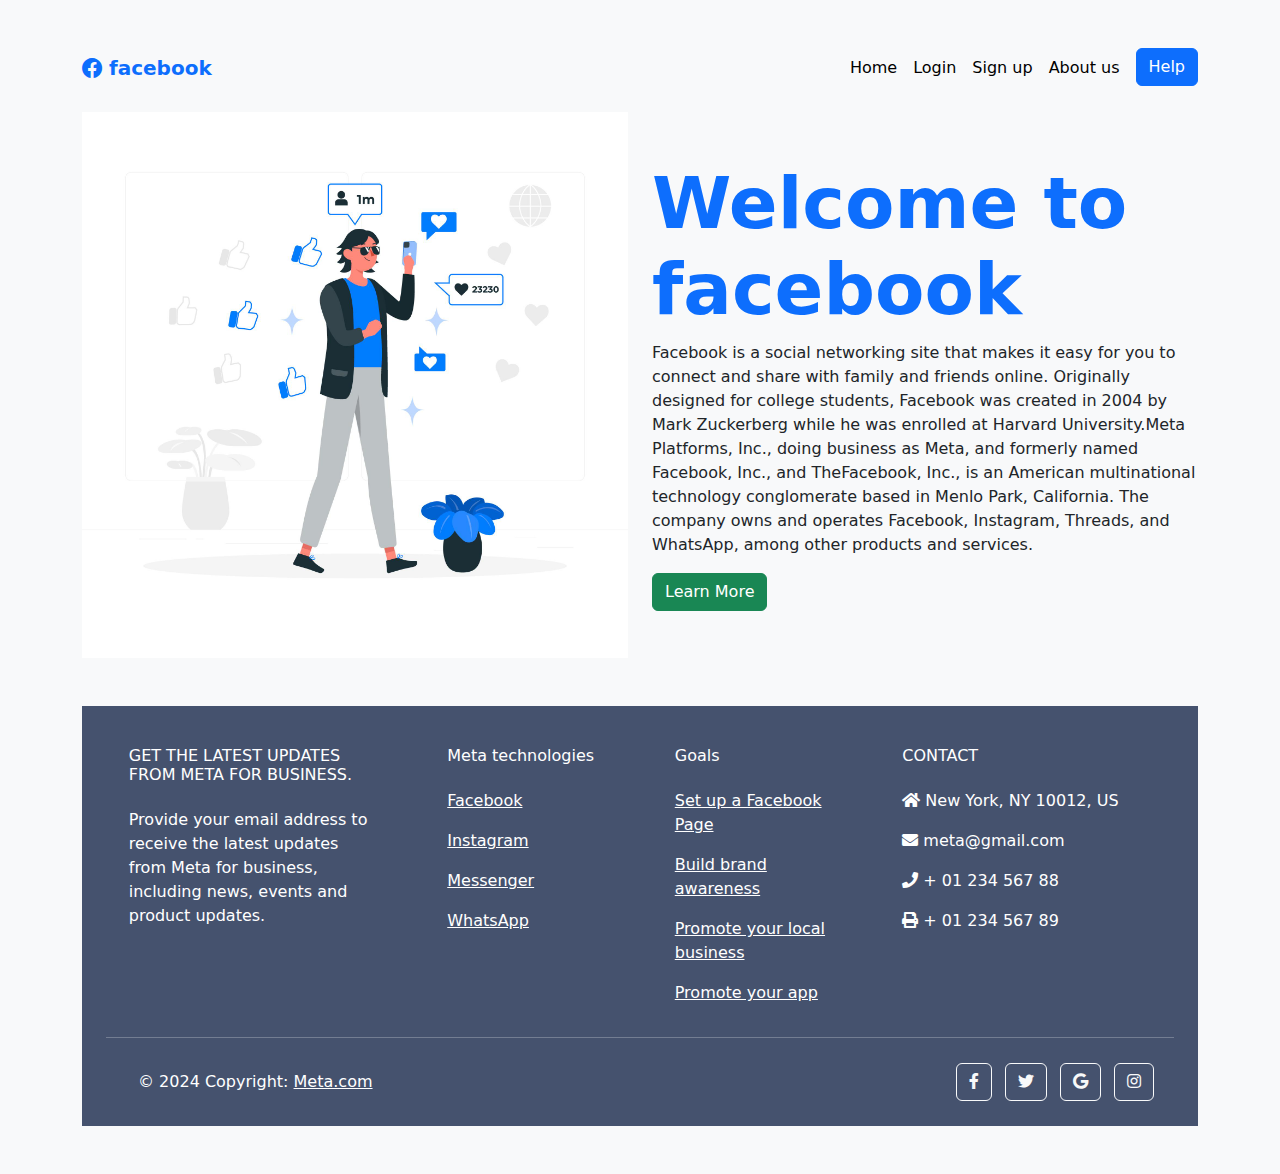
<file: index.html>
<!DOCTYPE html>
<html lang="en">
  <head>
    <meta charset="UTF-8" />
    <meta name="viewport" content="width=device-width, initial-scale=1.0" />
    <meta http-equiv="X-UA-Compatible" content="ie=edge" />
    <meta name="Description" content="Enter your description here" />
    <link
      rel="stylesheet"
      href="https://cdn.jsdelivr.net/npm/bootstrap-icons@1.5.0/font/bootstrap-icons.css"
    />
    <link
      rel="stylesheet"
      href="https://cdnjs.cloudflare.com/ajax/libs/twitter-bootstrap/5.1.0/css/bootstrap.min.css"
    />
    <link
      rel="stylesheet"
      href="https://cdnjs.cloudflare.com/ajax/libs/font-awesome/5.15.4/css/all.min.css"
    />
    <title>facebook</title>
    <link rel="icon" href="./assets/fb-icon.png" />
  </head>

  <body class="bg-light">
    <nav class="navbar navbar-expand-md navbar-light pt-5 pb-4">
      <div class="container-xl">
        <a class="navbar-brand" href="#intro">
          <span class="text-primary fw-bold">
            <i class="bi bi-facebook"></i>
            facebook
          </span>
        </a>

        <button
          class="navbar-toggler"
          type="button"
          data-bs-toggle="collapse"
          data-bs-target="#main-nav"
          aria-controls="main-nav"
          aria-expanded="false"
          aria-label="Toggle navigation"
        >
          <span class="navbar-toggler-icon"></span>
        </button>

        <div
          class="collapse navbar-collapse justify-content-end align-center"
          id="main-nav"
        >
          <ul class="navbar-nav">
            <li class="nav-item">
              <a class="nav-link text-black" href="#home">Home</a>
            </li>
            <li class="nav-item">
              <a class="nav-link text-black" href="login.html">Login</a>
            </li>
            <li class="nav-item">
              <a class="nav-link text-black" href="signup.html">Sign up</a>
            </li>
            <li class="nav-item">
              <a class="nav-link text-black" href="about.html">About us</a>
            </li>
            <li class="nav-item ms-2">
              <a class="btn btn-primary btn-md" href="help.html">Help</a>
            </li>
          </ul>
        </div>
      </div>
    </nav>

    <section class="container">
      <div class="row justify-content-center">
        <div class="col-12 col-md-6 d-none d-md-block">
          <img class="img-fluid" src="./assets/fb-Ai.jpg" alt="" />
        </div>
        <div class="col-12 col-md-6">
          <h1 class="display-2 text-primary fw-bold mt-5">
            Welcome to facebook
          </h1>
          <p>
            Facebook is a social networking site that makes it easy for you to
            connect and share with family and friends online. Originally
            designed for college students, Facebook was created in 2004 by Mark
            Zuckerberg while he was enrolled at Harvard University.Meta
            Platforms, Inc., doing business as Meta, and formerly named
            Facebook, Inc., and TheFacebook, Inc., is an American multinational
            technology conglomerate based in Menlo Park, California. The company
            owns and operates Facebook, Instagram, Threads, and WhatsApp, among
            other products and services.
          </p>
          <a
            href="https://en.wikipedia.org/wiki/Facebook"
            class="btn btn-success"
            >Learn More</a
          >
        </div>
      </div>
    </section>

    <section>
      <div class="container my-5">
        <footer
          class="text-center text-lg-start text-white"
          style="background-color: #45526e"
        >
          <div class="container p-4 pb-0">
            <section class="">
              <div class="row">
                <div class="col-md-3 col-lg-3 col-xl-3 mx-auto mt-3">
                  <h6 class="text-uppercase mb-4 font-weight-bold">
                    Get the latest updates from Meta for business.
                  </h6>
                  <p>
                    Provide your email address to receive the latest updates
                    from Meta for business, including news, events and product
                    updates.
                  </p>
                </div>

                <hr class="w-100 clearfix d-md-none" />

                <div class="col-md-2 col-lg-2 col-xl-2 mx-auto mt-3">
                  <h6 class="mb-4 font-weight-bold">Meta technologies</h6>
                  <p>
                    <a class="text-white">Facebook</a>
                  </p>
                  <p>
                    <a class="text-white">Instagram</a>
                  </p>
                  <p>
                    <a class="text-white">Messenger</a>
                  </p>
                  <p>
                    <a class="text-white">WhatsApp</a>
                  </p>
                </div>

                <hr class="w-100 clearfix d-md-none" />

                <div class="col-md-3 col-lg-2 col-xl-2 mx-auto mt-3">
                  <h6 class="mb-4 font-weight-bold">Goals</h6>
                  <p>
                    <a class="text-white">Set up a Facebook Page</a>
                  </p>
                  <p>
                    <a class="text-white">Build brand awareness</a>
                  </p>
                  <p>
                    <a class="text-white">Promote your local business</a>
                  </p>
                  <p>
                    <a class="text-white">Promote your app</a>
                  </p>
                </div>

                <hr class="w-100 clearfix d-md-none" />

                <div class="col-md-4 col-lg-3 col-xl-3 mx-auto mt-3">
                  <h6 class="text-uppercase mb-4 font-weight-bold">Contact</h6>
                  <p><i class="fas fa-home mr-3"></i> New York, NY 10012, US</p>
                  <p><i class="fas fa-envelope mr-3"></i> meta@gmail.com</p>
                  <p><i class="fas fa-phone mr-3"></i> + 01 234 567 88</p>
                  <p><i class="fas fa-print mr-3"></i> + 01 234 567 89</p>
                </div>
              </div>
            </section>

            <hr class="my-3" />

            <section class="p-3 pt-0">
              <div class="row d-flex align-items-center">
                <div class="col-md-7 col-lg-8 text-center text-md-start">
                  <div class="p-3">
                    © 2024 Copyright:
                    <a
                      class="text-white"
                      href="https://en-gb.facebook.com/business/help/461775097570076?id=939256796236247"
                      >Meta.com</a
                    >
                  </div>
                </div>

                <div class="col-md-5 col-lg-4 ml-lg-0 text-center text-md-end">
                  <!-- Facebook -->
                  <a
                    class="btn btn-outline-light btn-floating m-1"
                    class="text-white"
                    role="button"
                    ><i class="fab fa-facebook-f"></i
                  ></a>

                  <!-- Twitter -->
                  <a
                    class="btn btn-outline-light btn-floating m-1"
                    class="text-white"
                    role="button"
                    ><i class="fab fa-twitter"></i
                  ></a>

                  <!-- Google -->
                  <a
                    class="btn btn-outline-light btn-floating m-1"
                    class="text-white"
                    role="button"
                    ><i class="fab fa-google"></i
                  ></a>

                  <!-- Instagram -->
                  <a
                    class="btn btn-outline-light btn-floating m-1"
                    class="text-white"
                    role="button"
                    ><i class="fab fa-instagram"></i
                  ></a>
                </div>
              </div>
            </section>
          </div>
        </footer>
      </div>
    </section>
    <script></script>
    <script src="https://cdnjs.cloudflare.com/ajax/libs/popper.js/2.9.2/umd/popper.min.js"></script>
    <script src="https://cdnjs.cloudflare.com/ajax/libs/twitter-bootstrap/5.1.0/js/bootstrap.min.js"></script>
  </body>
</html>
</file>
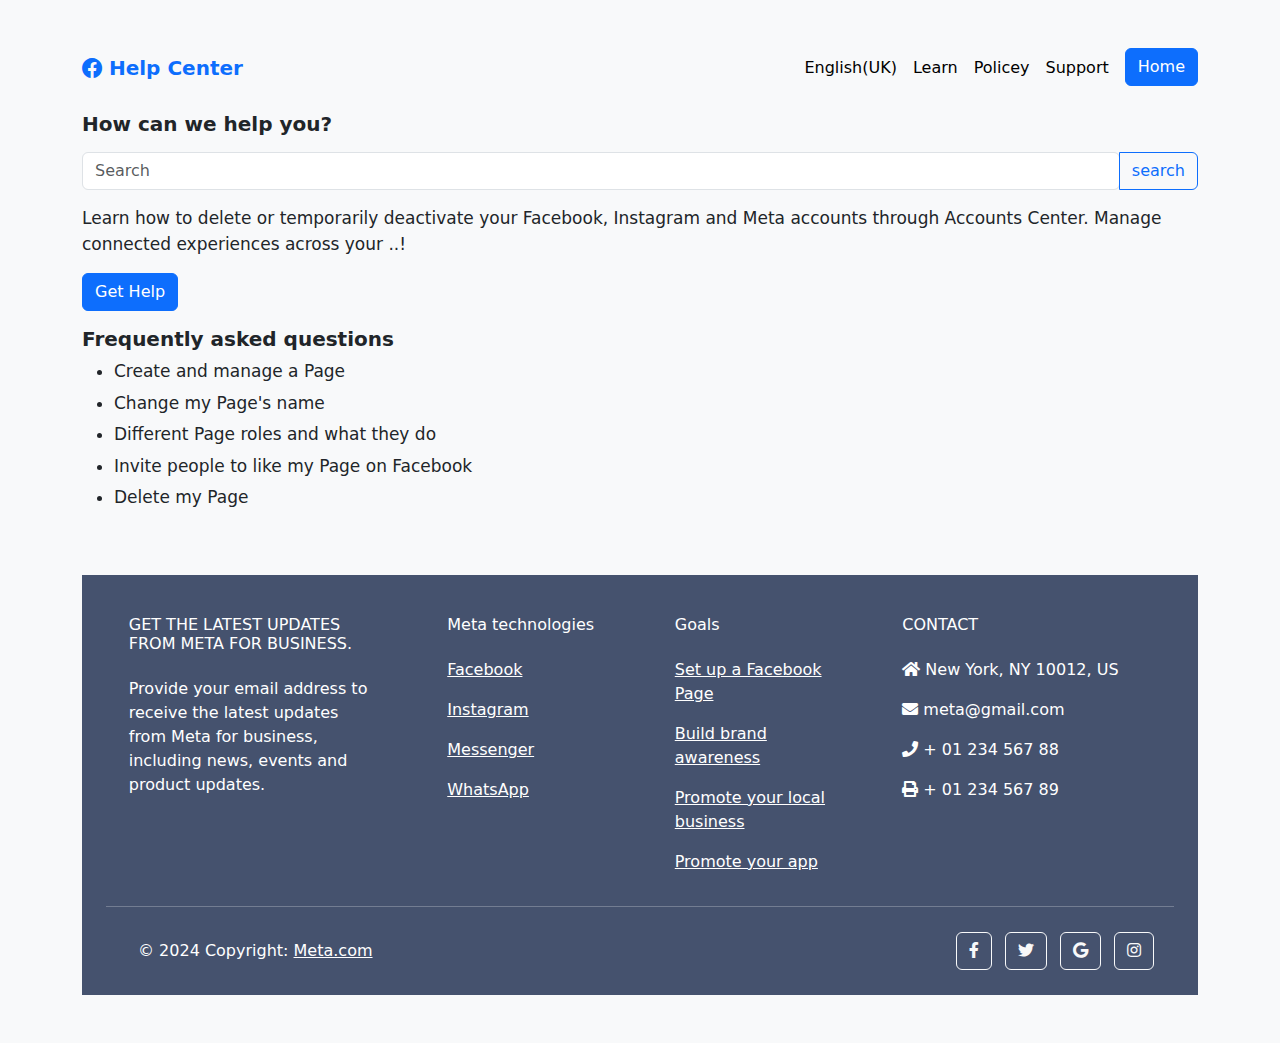
<file: help.html>
<!DOCTYPE html>
<html lang="en">
  <head>
    <meta charset="UTF-8" />
    <meta name="viewport" content="width=device-width, initial-scale=1.0" />
    <meta http-equiv="X-UA-Compatible" content="ie=edge" />
    <meta name="Description" content="Enter your description here" />
    <link
      rel="stylesheet"
      href="https://cdn.jsdelivr.net/npm/bootstrap-icons@1.5.0/font/bootstrap-icons.css"
    />
    <link
      rel="stylesheet"
      href="https://cdnjs.cloudflare.com/ajax/libs/twitter-bootstrap/5.1.0/css/bootstrap.min.css"
    />
    <link
      rel="stylesheet"
      href="https://cdnjs.cloudflare.com/ajax/libs/font-awesome/5.15.4/css/all.min.css"
    />
    <title>facebook</title>
    <link rel="stylesheet" href="style3.css" />
    <link rel="icon" href="./assets/fb-icon.png" />
  </head>

  <body class="bg-light">
    <nav class="navbar navbar-expand-md navbar-light pt-5 pb-4">
      <div class="container-xl">
        <a class="navbar-brand" href="#intro">
          <span class="text-primary fw-bold">
            <i class="bi bi-facebook"></i>
            Help Center
          </span>
        </a>

        <button
          class="navbar-toggler"
          type="button"
          data-bs-toggle="collapse"
          data-bs-target="#main-nav"
          aria-controls="main-nav"
          aria-expanded="false"
          aria-label="Toggle navigation"
        >
          <span class="navbar-toggler-icon"></span>
        </button>

        <div
          class="collapse navbar-collapse justify-content-end align-center"
          id="main-nav"
        >
          <ul class="navbar-nav">
            <li class="nav-item">
              <a class="nav-link text-black" href="#">English(UK)</a>
            </li>
            <li class="nav-item">
              <a class="nav-link text-black" href="">Learn</a>
            </li>
            <li class="nav-item">
              <a class="nav-link text-black" href="#">Policey</a>
            </li>
            <li class="nav-item">
              <a class="nav-link text-black" href="">Support</a>
            </li>
            <li class="nav-item ms-2">
              <a class="btn btn-primary btn-md" href="index.html">Home</a>
            </li>
          </ul>
        </div>
      </div>
    </nav>

    <section class="container">
      <div class="row justify-content-center">
        <div class="col-lg-12">
          <h1 class="display-8 text-dark fw-bold mt-0">How can we help you?</h1>
          <div class="input-group mt-3">
            <input
              type="search"
              class="form-control rounded"
              placeholder="Search"
              aria-label="Search"
              aria-describedby="search-addon"
            />
            <button
              type="button"
              class="btn btn-outline-primary"
              data-mdb-ripple-init
            >
              search
            </button>
          </div>
          <p class="para mt-3">
            Learn how to delete or temporarily deactivate your Facebook,
            Instagram and Meta accounts through Accounts Center. Manage
            connected experiences across your ..!
          </p>
          <a
            href="https://www.facebook.com/help/1573156092981768/?helpref=login_help"
            class="btn btn-primary"
            >Get Help</a
          >
        </div>
      </div>
    </section>

    <section class="container">
      <div class="row justify-content-center">
        <div class="col-lg-12">
          <h1 class="display-8 text-dark fw-bold mt-3">
            Frequently asked questions
          </h1>
          <ul class="mm3">
            <li>Create and manage a Page</li>
            <li>Change my Page's name</li>
            <li>Different Page roles and what they do</li>
            <li>Invite people to like my Page on Facebook</li>
            <li>Delete my Page</li>
          </ul>
        </div>
      </div>
    </section>

<!--     
    <section class="container">
        <div class="row justify-content-center">
          <div class="col-lg-12">
            <h1 class="display-8 text-dark fw-bold mt-3">
                Looking for something else?
            </h1>
           
          </div>
        </div>
      </section>
   -->

    <section>
      <!-- Remove the container if you want to extend the Footer to full width. -->
      <div class="container my-5">
        <!-- Footer -->
        <footer
          class="text-center text-lg-start text-white"
          style="background-color: #45526e"
        >
          <!-- Grid container -->
          <div class="container p-4 pb-0">
            <!-- Section: Links -->
            <section class="">
              <!--Grid row-->
              <div class="row">
                <!-- Grid column -->
                <div class="col-md-3 col-lg-3 col-xl-3 mx-auto mt-3">
                  <h6 class="text-uppercase mb-4 font-weight-bold">
                    Get the latest updates from Meta for business.
                  </h6>
                  <p>
                    Provide your email address to receive the latest updates
                    from Meta for business, including news, events and product
                    updates.
                  </p>
                </div>
                <!-- Grid column -->

                <hr class="w-100 clearfix d-md-none" />

                <!-- Grid column -->
                <div class="col-md-2 col-lg-2 col-xl-2 mx-auto mt-3">
                  <h6 class="mb-4 font-weight-bold">Meta technologies</h6>
                  <p>
                    <a class="text-white">Facebook</a>
                  </p>
                  <p>
                    <a class="text-white">Instagram</a>
                  </p>
                  <p>
                    <a class="text-white">Messenger</a>
                  </p>
                  <p>
                    <a class="text-white">WhatsApp</a>
                  </p>
                </div>
                <!-- Grid column -->

                <hr class="w-100 clearfix d-md-none" />

                <!-- Grid column -->
                <div class="col-md-3 col-lg-2 col-xl-2 mx-auto mt-3">
                  <h6 class="mb-4 font-weight-bold">Goals</h6>
                  <p>
                    <a class="text-white">Set up a Facebook Page</a>
                  </p>
                  <p>
                    <a class="text-white">Build brand awareness</a>
                  </p>
                  <p>
                    <a class="text-white">Promote your local business</a>
                  </p>
                  <p>
                    <a class="text-white">Promote your app</a>
                  </p>
                </div>

                <!-- Grid column -->
                <hr class="w-100 clearfix d-md-none" />

                <!-- Grid column -->
                <div class="col-md-4 col-lg-3 col-xl-3 mx-auto mt-3">
                  <h6 class="text-uppercase mb-4 font-weight-bold">Contact</h6>
                  <p><i class="fas fa-home mr-3"></i> New York, NY 10012, US</p>
                  <p><i class="fas fa-envelope mr-3"></i> meta@gmail.com</p>
                  <p><i class="fas fa-phone mr-3"></i> + 01 234 567 88</p>
                  <p><i class="fas fa-print mr-3"></i> + 01 234 567 89</p>
                </div>
                <!-- Grid column -->
              </div>
              <!--Grid row-->
            </section>
            <!-- Section: Links -->

            <hr class="my-3" />

            <!-- Section: Copyright -->
            <section class="p-3 pt-0">
              <div class="row d-flex align-items-center">
                <!-- Grid column -->
                <div class="col-md-7 col-lg-8 text-center text-md-start">
                  <!-- Copyright -->
                  <div class="p-3">
                    © 2024 Copyright:
                    <a
                      class="text-white"
                      href="https://en-gb.facebook.com/business/help/461775097570076?id=939256796236247"
                      >Meta.com</a
                    >
                  </div>
                  <!-- Copyright -->
                </div>
                <!-- Grid column -->

                <!-- Grid column -->
                <div class="col-md-5 col-lg-4 ml-lg-0 text-center text-md-end">
                  <!-- Facebook -->
                  <a
                    class="btn btn-outline-light btn-floating m-1"
                    class="text-white"
                    role="button"
                    ><i class="fab fa-facebook-f"></i
                  ></a>

                  <!-- Twitter -->
                  <a
                    class="btn btn-outline-light btn-floating m-1"
                    class="text-white"
                    role="button"
                    ><i class="fab fa-twitter"></i
                  ></a>

                  <!-- Google -->
                  <a
                    class="btn btn-outline-light btn-floating m-1"
                    class="text-white"
                    role="button"
                    ><i class="fab fa-google"></i
                  ></a>

                  <!-- Instagram -->
                  <a
                    class="btn btn-outline-light btn-floating m-1"
                    class="text-white"
                    role="button"
                    ><i class="fab fa-instagram"></i
                  ></a>
                </div>
                <!-- Grid column -->
              </div>
            </section>
            <!-- Section: Copyright -->
          </div>
          <!-- Grid container -->
        </footer>
        <!-- Footer -->
      </div>
      <!-- End of .container -->
    </section>

    <script src="https://cdnjs.cloudflare.com/ajax/libs/popper.js/2.9.2/umd/popper.min.js"></script>
    <script src="https://cdnjs.cloudflare.com/ajax/libs/twitter-bootstrap/5.1.0/js/bootstrap.min.js"></script>
  </body>
</html>
</file>
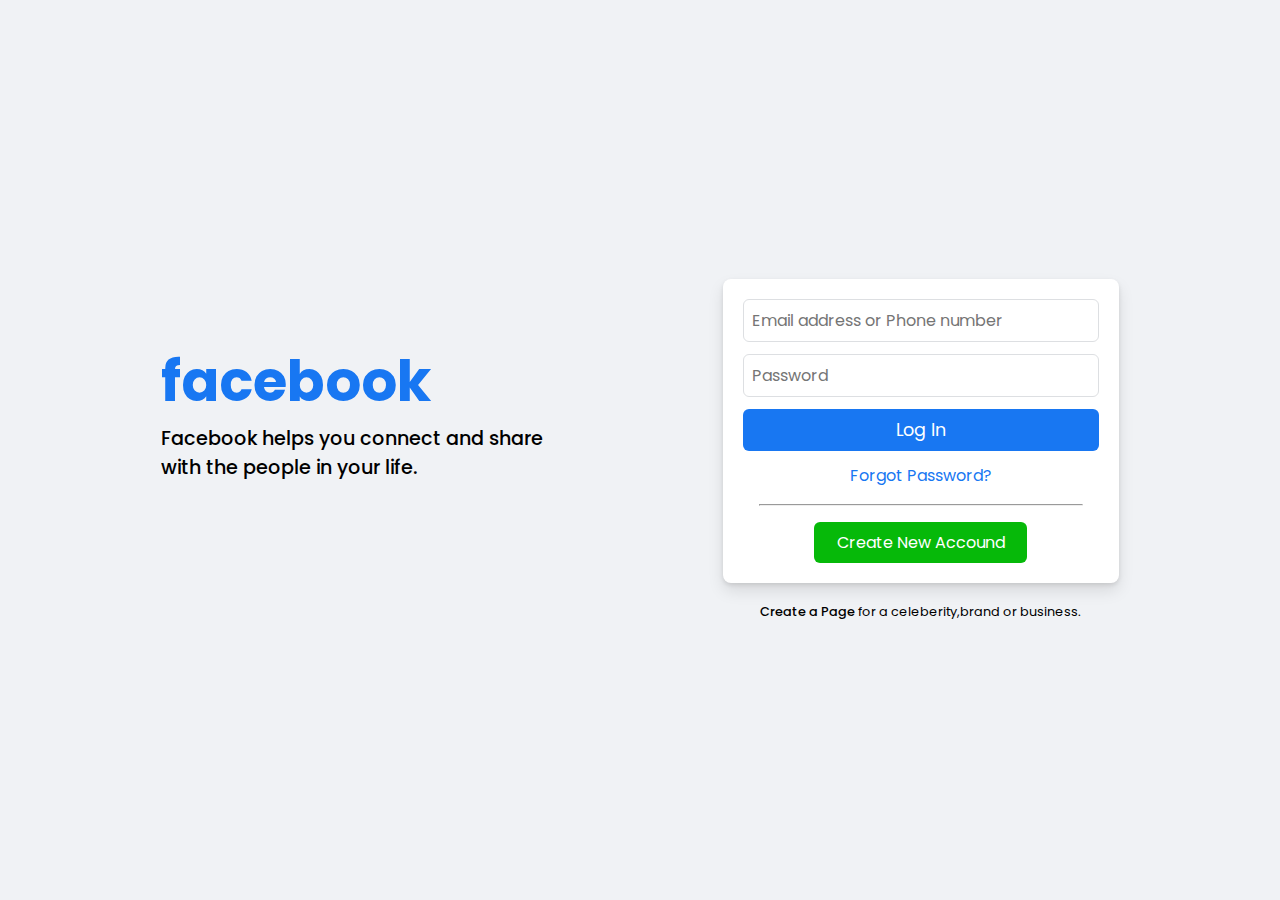
<file: login.html>
<!DOCTYPE html>
<html lang="en">
  <head>
    <meta charset="UTF-8" />
    <meta name="viewport" content="width=device-width, initial-scale=1.0" />
    <title>Facebook</title>
    <link rel="icon" href="./assets/fb-icon.png" />
    <link rel="stylesheet" href="style.css" />
  </head>
  <body>
    <div class="facebook-page">
      <div class="container">
        <div class="textbox">
          <h1 class="logo">facebook</h1>
          <p>
            Facebook helps you connect and share with the people in your life.
          </p>
        </div>
        <div class="login">
          <form action="#">
            <input
              type="text"
              placeholder="Email address or Phone number"
              required
            />

            <input type="Password" placeholder="Password" required />

            <button class="login">Log In</button>
            <a href="#">Forgot Password?</a>
            <hr />
            <button class="account">Create New Accound</button>
          </form>
          <p><span>Create a Page</span> for a celeberity,brand or business.</p>
        </div>
      </div>
    </div>
  </body>
</html>
</file>
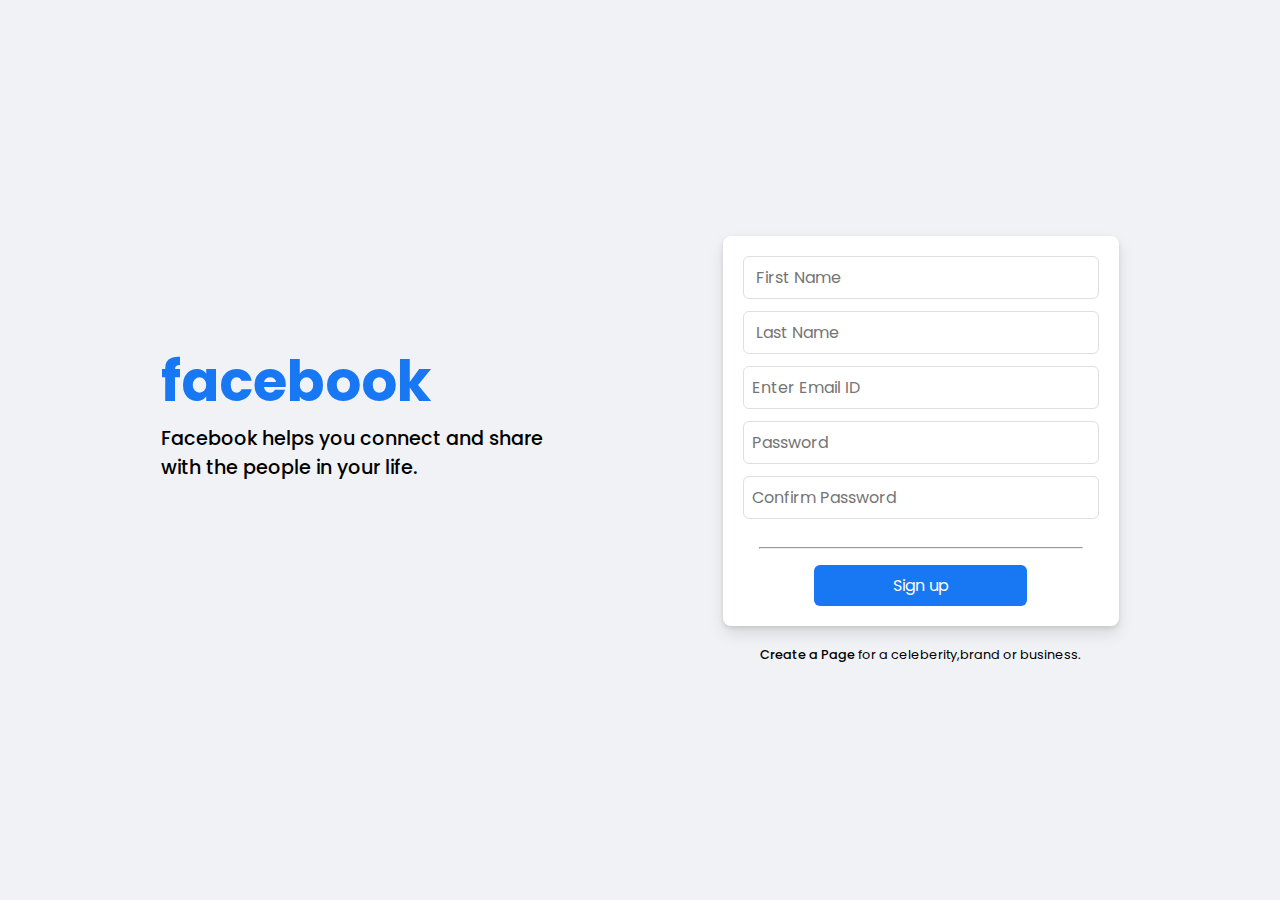
<file: signup.html>
<!DOCTYPE html>
<html lang="en">
  <head>
    <meta charset="UTF-8" />
    <meta name="viewport" content="width=device-width, initial-scale=1.0" />
    <title>Facebook</title>
    <link rel="icon" href="./assets/fb-icon.png" />
    <link rel="stylesheet" href="style2.css" />
  </head>
  <body>
    <div class="facebook-page">
      <div class="container">
        <div class="textbox">
          <h1 class="logo">facebook</h1>
          <p>
            Facebook helps you connect and share with the people in your life.
          </p>
        </div>
        <div class="login">
          <form action="#">
            <input type="text" placeholder=" First Name" required />
            <input type="text" placeholder=" Last Name" required />
            <input type="email" placeholder="Enter Email ID" />
            <input type="text" placeholder="Password" required />

            <input type="Password" placeholder="Confirm Password" required />
            <hr />
            <button class="account">Sign up</button>
          </form>
          <p><span>Create a Page</span> for a celeberity,brand or business.</p>
        </div>
      </div>
    </div>
  </body>
</html>
</file>
<file: style3.css>
.display-8 {
    font-size: 20px;
}

.para{
    font-size: 17px;
}

.mm1 li{
    margin-top: 6px;
    font-size: 17px;
}


.mm2 li{
    margin-top: 6px;
    font-size: 17px;
}


.mm3 li{
    margin-top: 6px;
    font-size: 17px;
}
</file>
<file: style.css>
@import url("https://fonts.googleapis.com/css2?family=Poppins:ital,wght@0,100;0,200;0,300;0,400;0,500;0,600;0,700;0,800;0,900;1,100;1,200;1,300;1,400;1,500;1,600;1,700;1,800;1,900&display=swap");


*{
    margin: 0;
    padding: 0;
    box-sizing: border-box;
    font-family: "poppins";
}

.facebook-page{
    position: absolute;
    display: flex;
    justify-content: center;
    align-items: center;
    min-height: 100vh;
    width: 100%;
    background-color: #f0f2f5;
}

.facebook-page .container{
    position: relative;
    display: flex;
    justify-content: space-evenly;
    align-items: center;
    width: 100%;
}

.container .textbox{
    display: flex;
    flex-direction: column;
}

.textbox .logo{
    font-size: 3.5rem;
    color: #1877f2;
}

.textbox p{
    font-size: 1.2rem;
    font-weight: 500;
    margin-bottom: 5rem;
    max-width: 400px;
}

.login form{
    display: flex;
    flex-direction: column;
    background-color: #fff;
    padding: 20px;
    width: 396px;
    border-radius: 8px;
    box-shadow: 0 2px 4px rgb(0 0 0/10%), 0 8px 16px rgb(0 0 0 /10%);

}

form input{
    border: 1px solid #dddfe2;
    outline: none;
    padding: 8px;
    margin-bottom: 12px;
    font-size: 1rem;
    border-radius: 6px;
}

form input:focus{
    border: 1px solid #1877f2;

}

form .login{
    outline: none;
    border: none;
    padding: 8px 16px;
    border-radius: 6px;
    background: #1877f2;
    color: #fff;
    font-size: 1.1rem;
}

form .login:hover{
    cursor: pointer;
}

form a{
    text-decoration: none;
    text-align: center;
    font-size: 1rem;
    color: #1877f2;
    padding-top: 12px;
}

form hr{
    background: #f7f7f7;
    margin: 1rem;
    
}

form .account{
    outline: none;
    border: none;
    background-color: #06b909;
    padding: 8px 16px;
    border-radius: 6px;
    font-size: 1rem;
    color: #fff;
    width: 60%;
    margin: 0 auto;
}

form .account:hover{
    cursor: pointer;
}

.login p{
    margin-top: 20px;
    font-size: 0.8rem;
    text-align: center;
}

.login span{
    font-weight: 500;
}


@media(max-width:820px){
    html{
        font-size: 75%;
    }

    .container{
        display: flex;
        flex-direction: column;
    }

    .textbox{
        margin: 0;
        text-align: center;
    }

    form {
        width: 300px;
        height: fit-content;
    }

    form .login{
        font-size: 1.5rem;

    }

    form a{
        font-size: 1.5rem;
    }

    form .account{
        font-size: 1.2rem;
    }

    form input{
        margin-bottom: 1.5rem;
        font-size: 1.5rem;
    }

    .login p{
        font-size: 1rem;
    }
}
</file>
<file: style2.css>
@import url("https://fonts.googleapis.com/css2?family=Poppins:ital,wght@0,100;0,200;0,300;0,400;0,500;0,600;0,700;0,800;0,900;1,100;1,200;1,300;1,400;1,500;1,600;1,700;1,800;1,900&display=swap");


*{
    margin: 0;
    padding: 0;
    box-sizing: border-box;
    font-family: "poppins";
}

.facebook-page{
    position: absolute;
    display: flex;
    justify-content: center;
    align-items: center;
    min-height: 100vh;
    width: 100%;
    background-color: #f0f2f5;
}

.facebook-page .container{
    position: relative;
    display: flex;
    justify-content: space-evenly;
    align-items: center;
    width: 100%;
}

.container .textbox{
    display: flex;
    flex-direction: column;
}

.textbox .logo{
    font-size: 3.5rem;
    color: #1877f2;
}

.textbox p{
    font-size: 1.2rem;
    font-weight: 500;
    margin-bottom: 5rem;
    max-width: 400px;
}

.login form{
    display: flex;
    flex-direction: column;
    background-color: #fff;
    padding: 20px;
    width: 396px;
    border-radius: 8px;
    box-shadow: 0 2px 4px rgb(0 0 0/10%), 0 8px 16px rgb(0 0 0 /10%);

}

form input{
    border: 1px solid #dddfe2;
    outline: none;
    padding: 8px;
    margin-bottom: 12px;
    font-size: 1rem;
    border-radius: 6px;
}

form input:focus{
    border: 1px solid #1877f2;

}

form .login{
    outline: none;
    border: none;
    padding: 8px 16px;
    border-radius: 6px;
    background: #1877f2;
    color: #fff;
    font-size: 1.1rem;
}

form .login:hover{
    cursor: pointer;
}

form a{
    text-decoration: none;
    text-align: center;
    font-size: 1rem;
    color: #1877f2;
    padding-top: 12px;
}

form hr{
    background: #f7f7f7;
    margin: 1rem;
    
}

form .account{
    outline: none;
    border: none;
    background-color: #1877f2;
    padding: 8px 16px;
    border-radius: 6px;
    font-size: 1rem;
    color: #fff;
    width: 60%;
    margin: 0 auto;
}

form .account:hover{
    cursor: pointer;
}

.login p{
    margin-top: 20px;
    font-size: 0.8rem;
    text-align: center;
}

.login span{
    font-weight: 500;
}


@media(max-width:820px){
    html{
        font-size: 75%;
    }

    .container{
        display: flex;
        flex-direction: column;
    }

    .textbox{
        margin: 0;
        text-align: center;
    }

    form {
        width: 300px;
        height: fit-content;
    }

    form .login{
        font-size: 1.5rem;

    }

    form a{
        font-size: 1.5rem;
    }

    form .account{
        font-size: 1.2rem;
    }

    form input{
        margin-bottom: 1.5rem;
        font-size: 1.5rem;
    }

    .login p{
        font-size: 1rem;
    }
}
</file>
